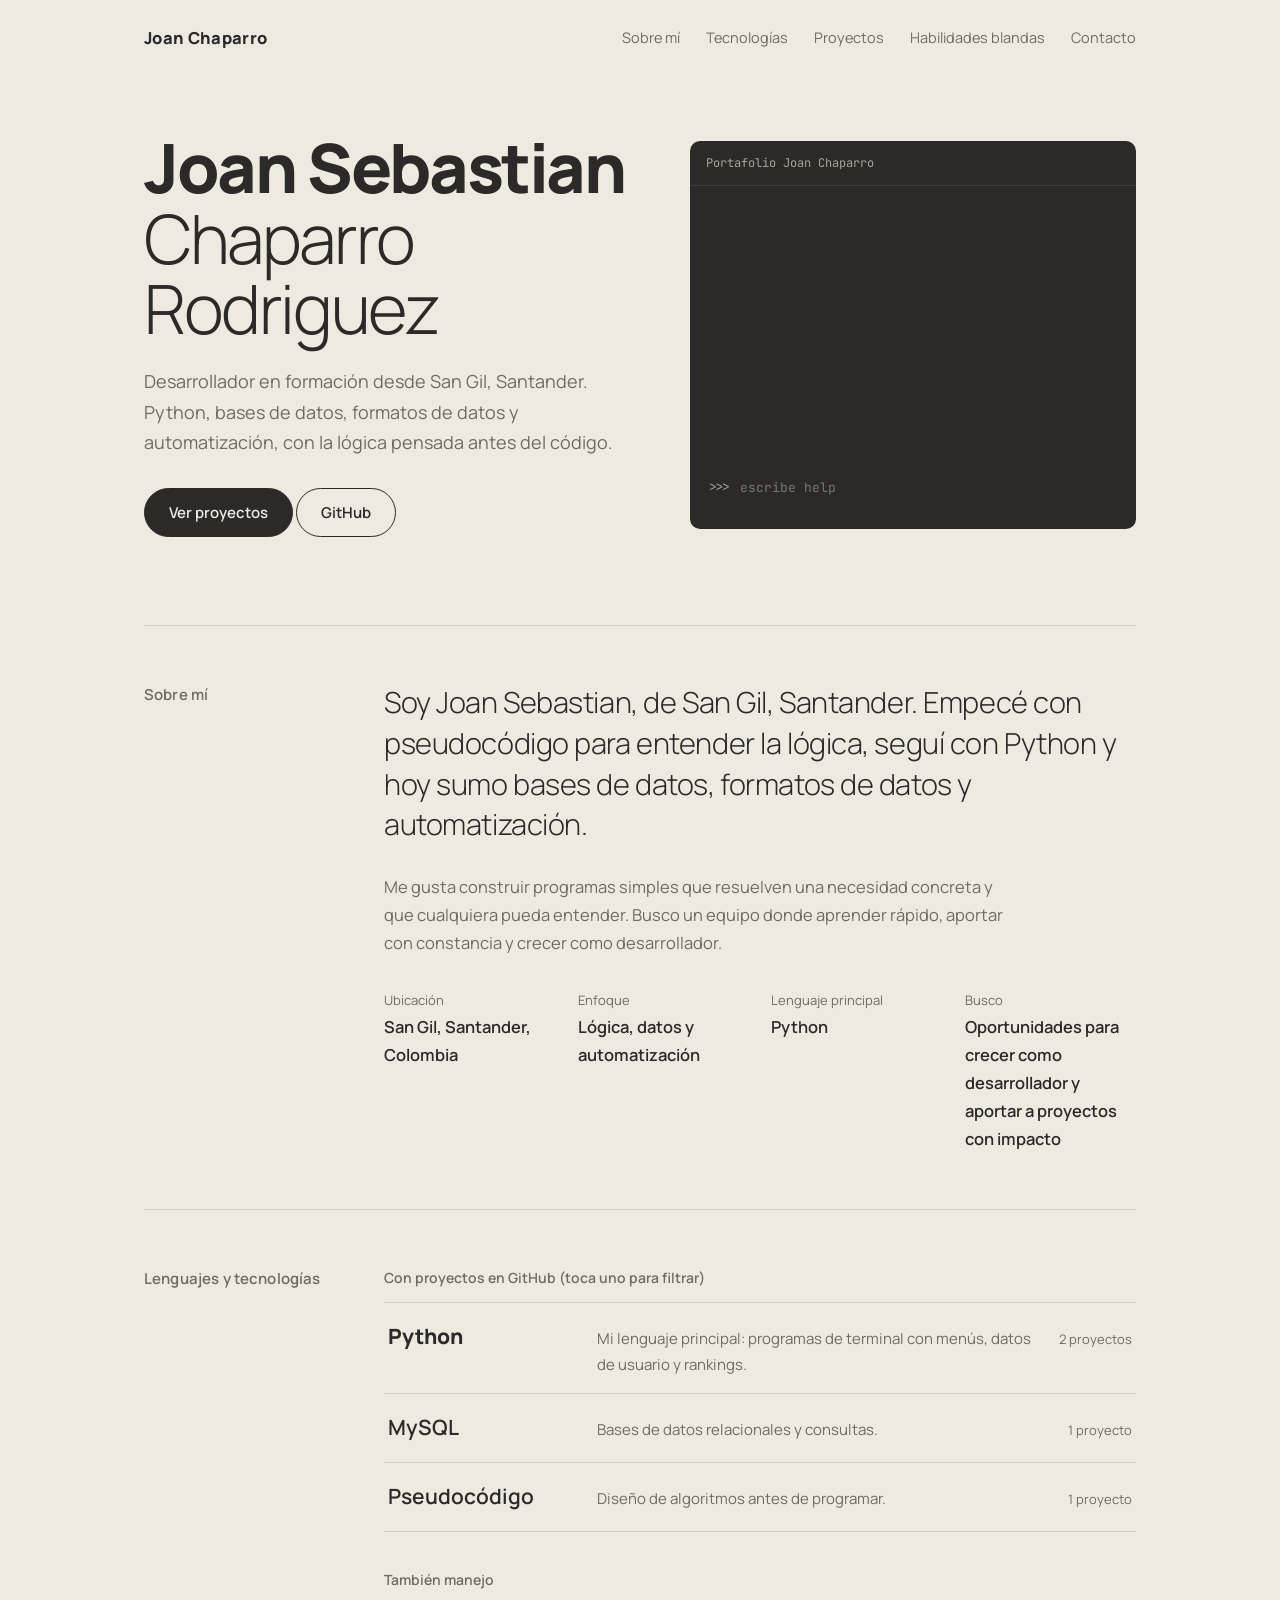
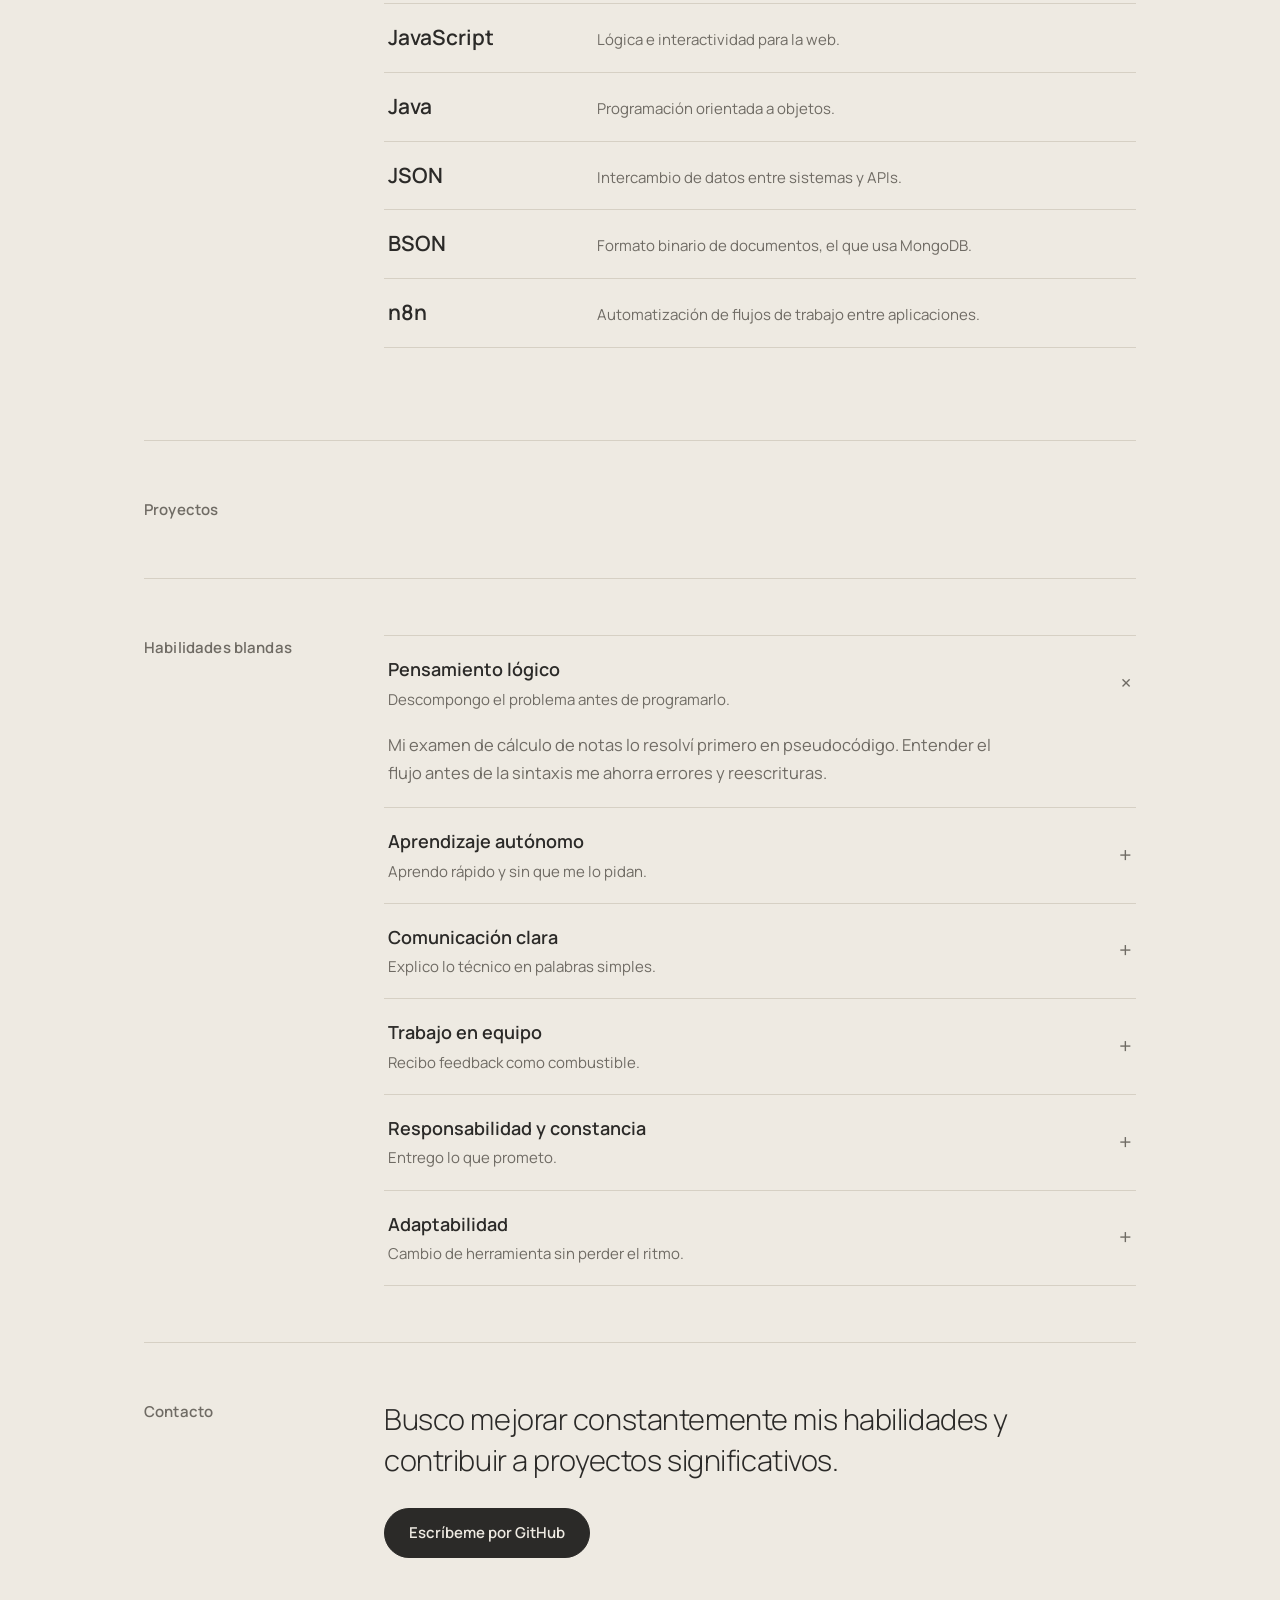
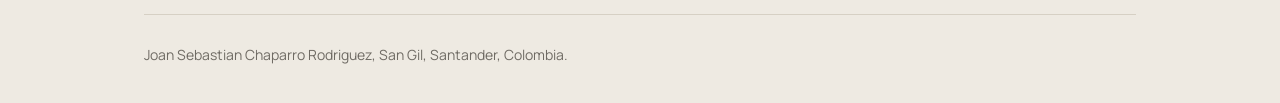
<file: Index.html>
<!doctype html>
<html lang="es">
<head>
<meta charset="utf-8">
<meta name="viewport" content="width=device-width, initial-scale=1, viewport-fit=cover">
<title>Joan Sebastian Chaparro | Portafolio</title>

<!-- Tipografías -->
<link href="https://fonts.googleapis.com/css2?family=Manrope:wght@300;400;600;800&family=JetBrains+Mono:wght@400;600&display=swap" rel="stylesheet">

<!-- Estilos -->
<link rel="stylesheet" href="css/styles.css">
</head>
<body>
<div class="w">

  <!-- ============ NAVEGACIÓN ============ -->
  <nav aria-label="Principal">
    <b>Joan Chaparro</b>
    <a href="#sobre-mi">Sobre mí</a>
    <a href="#lenguajes">Tecnologías</a>
    <a href="#proyectos">Proyectos</a>
    <a href="#blandas">Habilidades blandas</a>
    <a href="#contacto">Contacto</a>
  </nav>

  <!-- ============ PORTADA ============ -->
  <header class="hero">
    <div>
      <h1><strong>Joan Sebastian</strong> Chaparro Rodriguez</h1>
      <p class="lead">Desarrollador en formación desde San Gil, Santander. Python, bases de datos, formatos de datos y automatización, con la lógica pensada antes del código.</p>
      <a class="btn p" href="#proyectos">Ver proyectos</a>
      <a class="btn" href="https://github.com/sebaschaparrorodriguez-ux" target="_blank" rel="noopener">GitHub</a>
    </div>

    <!-- Terminal interactiva: su lógica vive en js/terminal.js -->
    <div class="term" role="region" aria-label="Terminal interactiva">
      <div class="tb">Portafolio Joan Chaparro</div>
      <div id="out" aria-live="polite"></div>
      <label class="in">
        <span class="pr">&gt;&gt;&gt;</span>
        <input id="cmd" autocomplete="off" spellcheck="false" placeholder="escribe help" aria-label="Comando">
      </label>
      <div class="chips" id="chips"></div>
    </div>
  </header>

  <!-- ============ SOBRE MÍ ============ -->
  <section id="sobre-mi">
    <h2>Sobre mí</h2>
    <div>
      <p class="big">Soy Joan Sebastian, de San Gil, Santander. Empecé con pseudocódigo para entender la lógica, seguí con Python y hoy sumo bases de datos, formatos de datos y automatización.</p>
      <p style="color:var(--muted);max-width:38em;margin:0 0 32px">Me gusta construir programas simples que resuelven una necesidad concreta y que cualquiera pueda entender. Busco un equipo donde aprender rápido, aportar con constancia y crecer como desarrollador.</p>
      <dl class="facts">
        <div><dt>Ubicación</dt><dd>San Gil, Santander, Colombia</dd></div>
        <div><dt>Enfoque</dt><dd>Lógica, datos y automatización</dd></div>
        <div><dt>Lenguaje principal</dt><dd>Python</dd></div>
        <div><dt>Busco</dt><dd>Oportunidades para crecer como desarrollador y aportar a proyectos con impacto</dd></div>
      </dl>
    </div>
  </section>

  <!-- ============ LENGUAJES Y TECNOLOGÍAS ============ -->
  <section id="lenguajes">
    <h2>Lenguajes y tecnologías</h2>
    <div>
      <h3 class="g">Con proyectos en GitHub (toca uno para filtrar)</h3>
      <!-- Estos tres botones se marcan como activos desde js/app.js -->
      <div class="rows" id="lp">
        <button class="row main" data-l="Python" aria-pressed="false">
          <b>Python</b><span>Mi lenguaje principal: programas de terminal con menús, datos de usuario y rankings.</span><em>2 proyectos</em>
        </button>
        <button class="row" data-l="MySQL" aria-pressed="false">
          <b>MySQL</b><span>Bases de datos relacionales y consultas.</span><em>1 proyecto</em>
        </button>
        <button class="row" data-l="Pseudocódigo" aria-pressed="false">
          <b>Pseudocódigo</b><span>Diseño de algoritmos antes de programar.</span><em>1 proyecto</em>
        </button>
      </div>

      <h3 class="g">También manejo</h3>
      <div class="rows">
        <div class="row"><b>JavaScript</b><span>Lógica e interactividad para la web.</span></div>
        <div class="row"><b>Java</b><span>Programación orientada a objetos.</span></div>
        <div class="row"><b>JSON</b><span>Intercambio de datos entre sistemas y APIs.</span></div>
        <div class="row"><b>BSON</b><span>Formato binario de documentos, el que usa MongoDB.</span></div>
        <div class="row"><b>n8n</b><span>Automatización de flujos de trabajo entre aplicaciones.</span></div>
      </div>
    </div>
  </section>

  <!-- ============ PROYECTOS ============ -->
  <!-- El contenido de .fl y .grid se genera desde js/app.js usando js/data.js -->
  <section id="proyectos">
    <h2>Proyectos</h2>
    <div>
      <div class="fl" id="fl" role="group" aria-label="Filtrar por lenguaje"></div>
      <div class="grid" id="grid"></div>
    </div>
  </section>

  <!-- ============ HABILIDADES BLANDAS ============ -->
  <section id="blandas">
    <h2>Habilidades blandas</h2>
    <div>
      <details open>
        <summary><span class="t"><b>Pensamiento lógico</b><i>Descompongo el problema antes de programarlo.</i></span></summary>
        <p>Mi examen de cálculo de notas lo resolví primero en pseudocódigo. Entender el flujo antes de la sintaxis me ahorra errores y reescrituras.</p>
      </details>
      <details>
        <summary><span class="t"><b>Aprendizaje autónomo</b><i>Aprendo rápido y sin que me lo pidan.</i></span></summary>
        <p>Pasé de pseudocódigo a Python, bases de datos, formatos de datos y automatización, y cada tema lo practico con algo real.</p>
      </details>
      <details>
        <summary><span class="t"><b>Comunicación clara</b><i>Explico lo técnico en palabras simples.</i></span></summary>
        <p>Busco que cada programa se explique solo: menús ordenados y mensajes que guían a quien lo usa, aunque no sepa programar.</p>
      </details>
      <details>
        <summary><span class="t"><b>Trabajo en equipo</b><i>Recibo feedback como combustible.</i></span></summary>
        <p>Prefiero revisar código con otra persona: dos miradas encuentran errores que una sola no ve, y de cada revisión me llevo algo nuevo.</p>
      </details>
      <details>
        <summary><span class="t"><b>Responsabilidad y constancia</b><i>Entrego lo que prometo.</i></span></summary>
        <p>Llevo cada proyecto hasta que corre de principio a fin y lo subo a GitHub para que cualquiera pueda comprobarlo.</p>
      </details>
      <details>
        <summary><span class="t"><b>Adaptabilidad</b><i>Cambio de herramienta sin perder el ritmo.</i></span></summary>
        <p>Python, SQL, JavaScript, Java o n8n: la lógica es la misma y solo cambia la herramienta. Eso me permite incorporar tecnologías nuevas con rapidez.</p>
      </details>
    </div>
  </section>

  <!-- ============ CONTACTO ============ -->
  <section id="contacto">
    <h2>Contacto</h2>
    <div>
      <p class="big">Busco mejorar constantemente mis habilidades y contribuir a proyectos significativos.</p>
      <a class="btn p" href="https://github.com/sebaschaparrorodriguez-ux" target="_blank" rel="noopener">Escríbeme por GitHub</a>
    </div>
  </section>

  <footer>Joan Sebastian Chaparro Rodriguez, San Gil, Santander, Colombia.</footer>
</div>

<!-- Orden importante: data -> terminal -> app -->
<script src="js/data.js" defer></script>
<script src="js/terminal.js" defer></script>
<script src="js/app.js" defer></script>
</body>
</html>
</file>
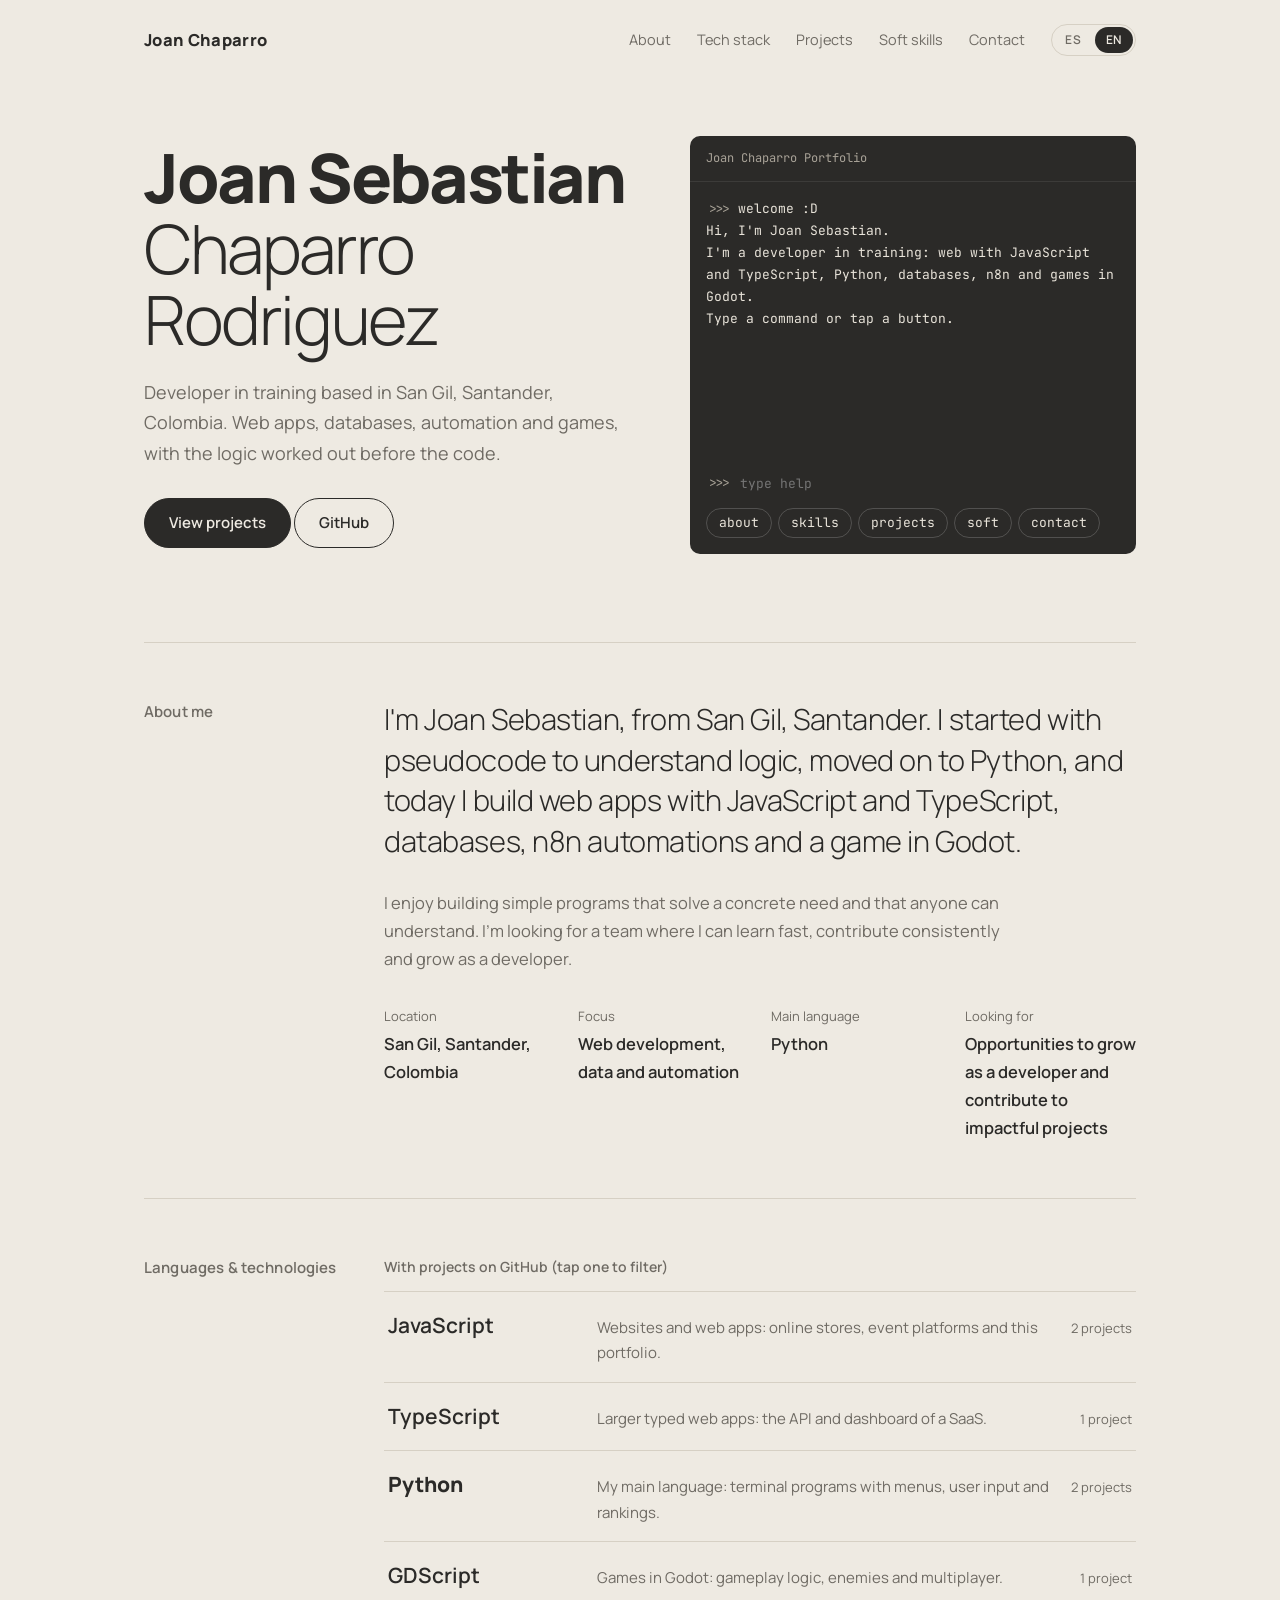
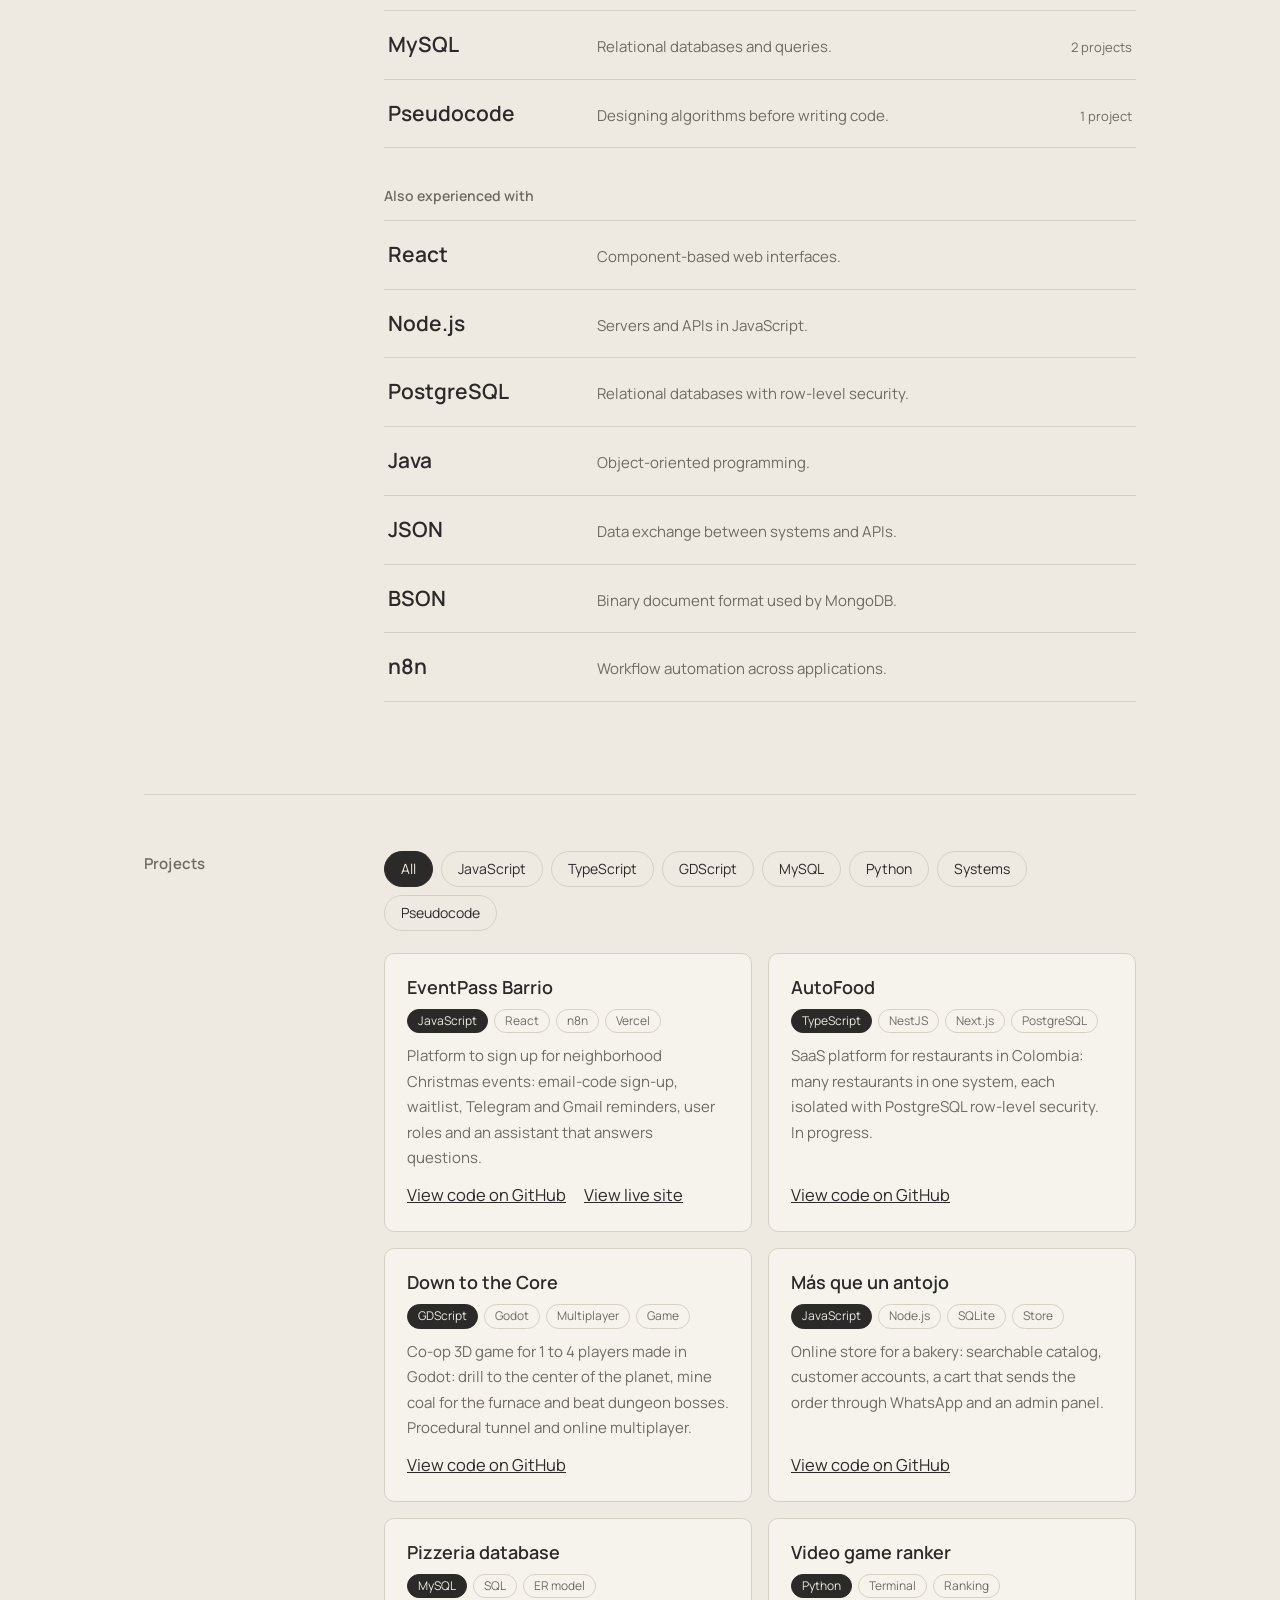
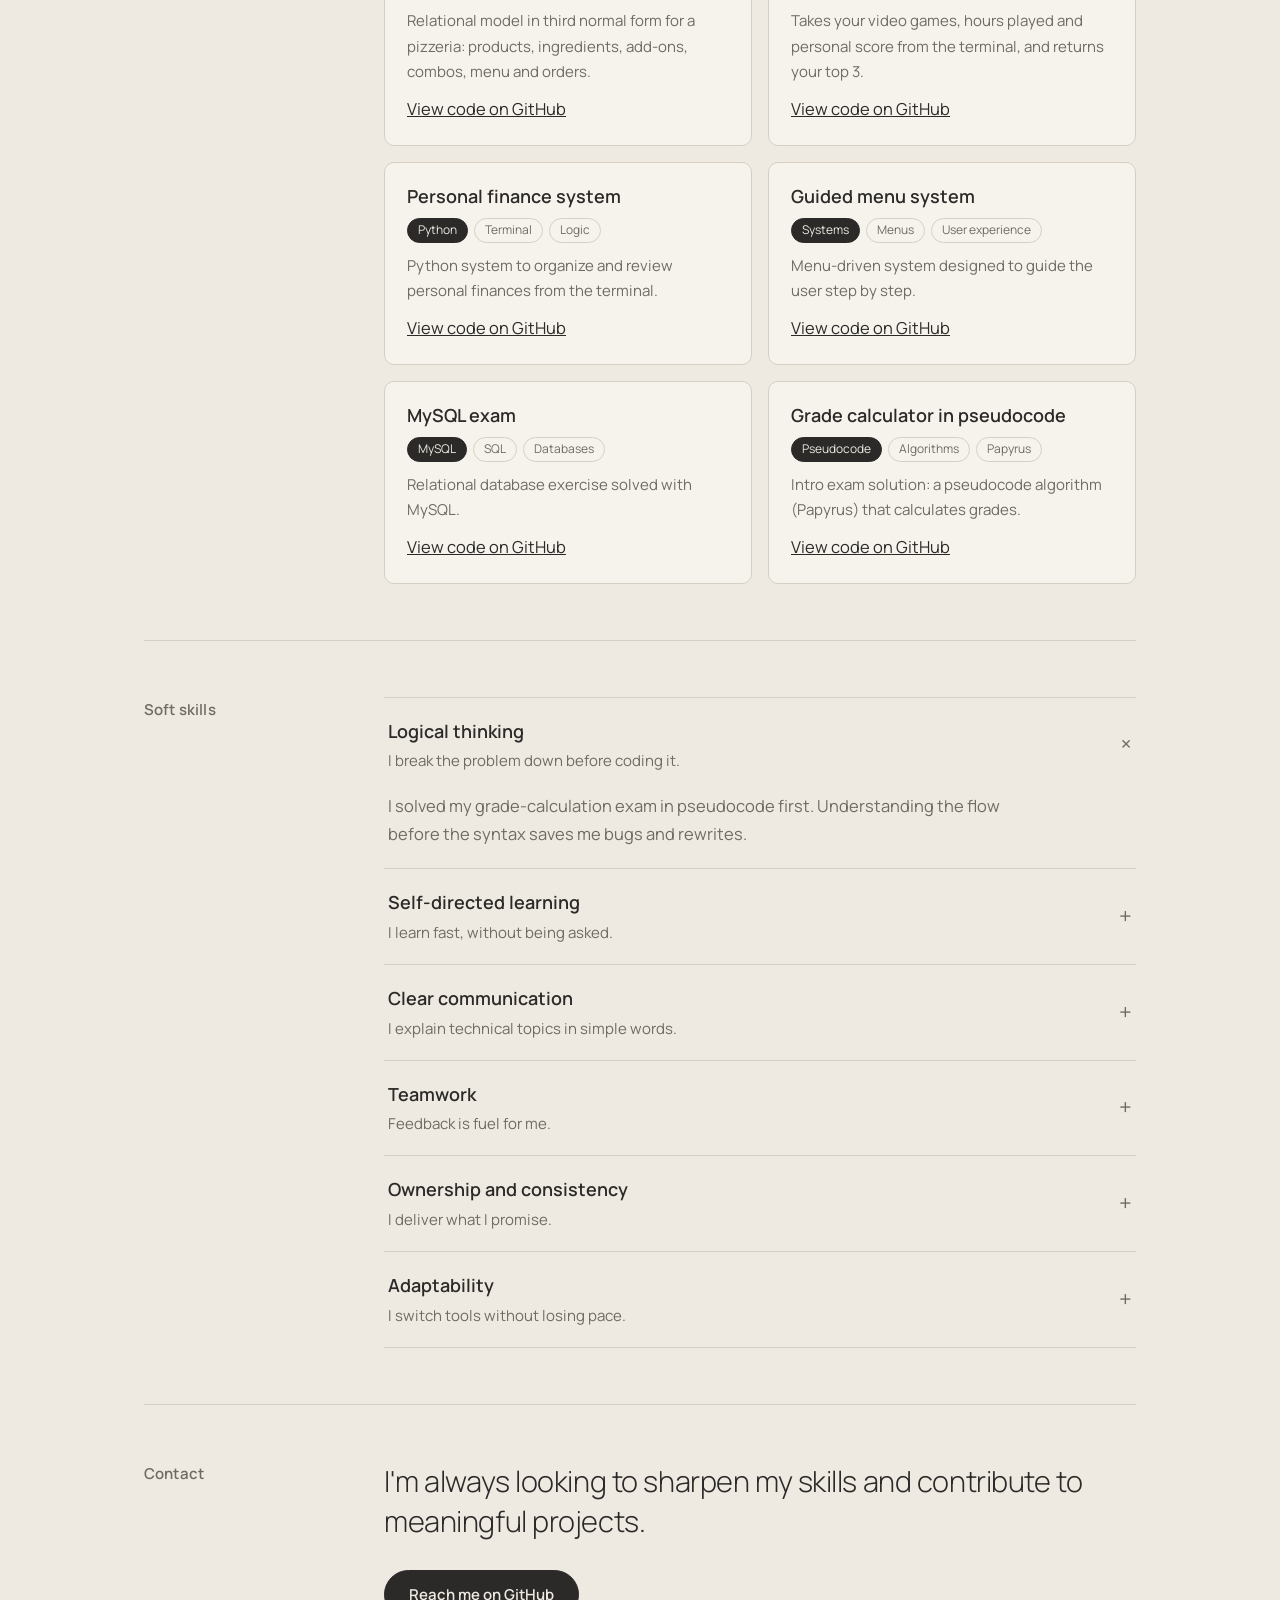
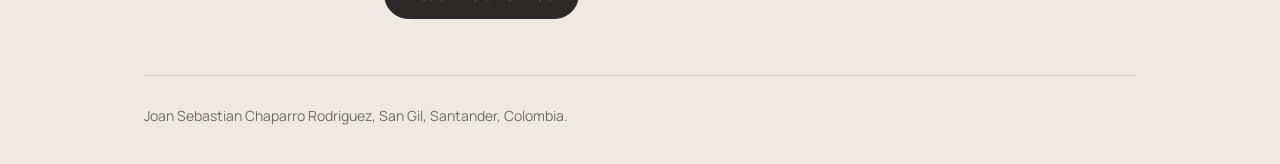
<file: index.html>
<!doctype html>
<html lang="es">
<head>
<meta charset="utf-8">
<meta name="viewport" content="width=device-width, initial-scale=1, viewport-fit=cover">
<!-- Los textos marcados con data-i18n se traducen desde js/translations.js.
     El español queda escrito aquí como respaldo si JavaScript no carga. -->
<title data-i18n="meta.title">Joan Sebastian Chaparro | Portafolio</title>
<meta name="description" data-i18n-attr="content:meta.description" content="Portafolio de Joan Sebastian Chaparro Rodriguez, desarrollador en formación: desarrollo web, bases de datos, automatización y videojuegos.">

<!-- Tipografías -->
<link href="https://fonts.googleapis.com/css2?family=Manrope:wght@300;400;600;800&family=JetBrains+Mono:wght@400;600&display=swap" rel="stylesheet">

<!-- Estilos -->
<link rel="stylesheet" href="css/styles.css">
</head>
<body>
<div class="w">

  <!-- ============ NAVEGACIÓN ============ -->
  <nav aria-label="Principal" data-i18n-attr="aria-label:nav.label">
    <b>Joan Chaparro</b>
    <a href="#sobre-mi" data-i18n="nav.about">Sobre mí</a>
    <a href="#lenguajes" data-i18n="nav.tech">Tecnologías</a>
    <a href="#proyectos" data-i18n="nav.projects">Proyectos</a>
    <a href="#blandas" data-i18n="nav.soft">Habilidades blandas</a>
    <a href="#contacto" data-i18n="nav.contact">Contacto</a>

    <!-- Selector de idioma: la lógica vive en js/i18n.js -->
    <div class="lang" role="group" aria-label="Idioma" data-i18n-attr="aria-label:lang.label">
      <button type="button" data-lang="es" lang="es" title="Español" aria-pressed="true">ES</button>
      <button type="button" data-lang="en" lang="en" title="English" aria-pressed="false">EN</button>
    </div>
  </nav>

  <!-- ============ PORTADA ============ -->
  <header class="hero">
    <div>
      <h1><strong>Joan Sebastian</strong> Chaparro Rodriguez</h1>
      <p class="lead" data-i18n="hero.lead">Desarrollador en formación desde San Gil, Santander. Aplicaciones web, bases de datos, automatización y videojuegos, con la lógica pensada antes del código.</p>
      <a class="btn p" href="#proyectos" data-i18n="hero.cta">Ver proyectos</a>
      <a class="btn" href="https://github.com/sebaschaparrorodriguez-ux" target="_blank" rel="noopener">GitHub</a>
    </div>

    <!-- Terminal interactiva: su lógica vive en js/terminal.js -->
    <div class="term" role="region" aria-label="Terminal interactiva" data-i18n-attr="aria-label:term.label">
      <div class="tb" data-i18n="term.title">Portafolio Joan Chaparro</div>
      <div id="out" aria-live="polite"></div>
      <label class="in">
        <span class="pr">&gt;&gt;&gt;</span>
        <input id="cmd" autocomplete="off" spellcheck="false" placeholder="escribe help" aria-label="Comando"
               data-i18n-attr="placeholder:term.placeholder; aria-label:term.inputLabel">
      </label>
      <div class="chips" id="chips"></div>
    </div>
  </header>

  <!-- ============ SOBRE MÍ ============ -->
  <section id="sobre-mi">
    <h2 data-i18n="about.title">Sobre mí</h2>
    <div>
      <p class="big" data-i18n="about.intro">Soy Joan Sebastian, de San Gil, Santander. Empecé con pseudocódigo para entender la lógica, seguí con Python y hoy construyo aplicaciones web con JavaScript y TypeScript, bases de datos, automatizaciones con n8n y un videojuego en Godot.</p>
      <p style="color:var(--muted);max-width:38em;margin:0 0 32px" data-i18n="about.body">Me gusta construir programas simples que resuelven una necesidad concreta y que cualquiera pueda entender. Busco un equipo donde aprender rápido, aportar con constancia y crecer como desarrollador.</p>
      <dl class="facts">
        <div><dt data-i18n="about.facts.location">Ubicación</dt><dd>San Gil, Santander, Colombia</dd></div>
        <div><dt data-i18n="about.facts.focus">Enfoque</dt><dd data-i18n="about.facts.focusValue">Desarrollo web, datos y automatización</dd></div>
        <div><dt data-i18n="about.facts.mainLang">Lenguaje principal</dt><dd>Python</dd></div>
        <div><dt data-i18n="about.facts.seeking">Busco</dt><dd data-i18n="about.facts.seekingValue">Oportunidades para crecer como desarrollador y aportar a proyectos con impacto</dd></div>
      </dl>
    </div>
  </section>

  <!-- ============ LENGUAJES Y TECNOLOGÍAS ============ -->
  <section id="lenguajes">
    <h2 data-i18n="tech.title">Lenguajes y tecnologías</h2>
    <div>
      <h3 class="g" data-i18n="tech.withProjects">Con proyectos en GitHub (toca uno para filtrar)</h3>
      <!-- Estos botones se marcan como activos desde js/app.js.
           data-l es el id del lenguaje en js/data.js; el contador (em) se calcula solo -->
      <div class="rows" id="lp">
        <button class="row" data-l="javascript" aria-pressed="false">
          <b>JavaScript</b><span data-i18n="tech.desc.javascript">Páginas y aplicaciones web: tiendas, plataformas de eventos y este portafolio.</span><em>2 proyectos</em>
        </button>
        <button class="row" data-l="typescript" aria-pressed="false">
          <b>TypeScript</b><span data-i18n="tech.desc.typescript">Aplicaciones web más grandes con tipos: API y panel de un SaaS.</span><em>1 proyecto</em>
        </button>
        <button class="row main" data-l="python" aria-pressed="false">
          <b>Python</b><span data-i18n="tech.desc.python">Mi lenguaje principal: programas de terminal con menús, datos de usuario y rankings.</span><em>2 proyectos</em>
        </button>
        <button class="row" data-l="gdscript" aria-pressed="false">
          <b>GDScript</b><span data-i18n="tech.desc.gdscript">Videojuegos en Godot: lógica de juego, enemigos y multijugador.</span><em>1 proyecto</em>
        </button>
        <button class="row" data-l="mysql" aria-pressed="false">
          <b>MySQL</b><span data-i18n="tech.desc.mysql">Bases de datos relacionales y consultas.</span><em>2 proyectos</em>
        </button>
        <button class="row" data-l="pseudocode" aria-pressed="false">
          <b data-i18n="techName.pseudocode">Pseudocódigo</b><span data-i18n="tech.desc.pseudocode">Diseño de algoritmos antes de programar.</span><em>1 proyecto</em>
        </button>
      </div>

      <h3 class="g" data-i18n="tech.alsoKnow">También manejo</h3>
      <div class="rows">
        <div class="row"><b>React</b><span data-i18n="tech.desc.react">Interfaces web por componentes.</span></div>
        <div class="row"><b>Node.js</b><span data-i18n="tech.desc.node">Servidores y API en JavaScript.</span></div>
        <div class="row"><b>PostgreSQL</b><span data-i18n="tech.desc.postgresql">Bases de datos relacionales con seguridad por fila.</span></div>
        <div class="row"><b>Java</b><span data-i18n="tech.desc.java">Programación orientada a objetos.</span></div>
        <div class="row"><b>JSON</b><span data-i18n="tech.desc.json">Intercambio de datos entre sistemas y APIs.</span></div>
        <div class="row"><b>BSON</b><span data-i18n="tech.desc.bson">Formato binario de documentos, el que usa MongoDB.</span></div>
        <div class="row"><b>n8n</b><span data-i18n="tech.desc.n8n">Automatización de flujos de trabajo entre aplicaciones.</span></div>
      </div>
    </div>
  </section>

  <!-- ============ PROYECTOS ============ -->
  <!-- El contenido de .fl y .grid se genera desde js/app.js usando js/data.js -->
  <section id="proyectos">
    <h2 data-i18n="projects.title">Proyectos</h2>
    <div>
      <div class="fl" id="fl" role="group" aria-label="Filtrar por lenguaje" data-i18n-attr="aria-label:projects.filterLabel"></div>
      <div class="grid" id="grid"></div>
    </div>
  </section>

  <!-- ============ HABILIDADES BLANDAS ============ -->
  <section id="blandas">
    <h2 data-i18n="soft.title">Habilidades blandas</h2>
    <div>
      <details open>
        <summary><span class="t"><b data-i18n="soft.logic.name">Pensamiento lógico</b><i data-i18n="soft.logic.summary">Descompongo el problema antes de programarlo.</i></span></summary>
        <p data-i18n="soft.logic.detail">Mi examen de cálculo de notas lo resolví primero en pseudocódigo. Entender el flujo antes de la sintaxis me ahorra errores y reescrituras.</p>
      </details>
      <details>
        <summary><span class="t"><b data-i18n="soft.learning.name">Aprendizaje autónomo</b><i data-i18n="soft.learning.summary">Aprendo rápido y sin que me lo pidan.</i></span></summary>
        <p data-i18n="soft.learning.detail">Pasé de pseudocódigo a Python, bases de datos, formatos de datos y automatización, y cada tema lo practico con algo real.</p>
      </details>
      <details>
        <summary><span class="t"><b data-i18n="soft.communication.name">Comunicación clara</b><i data-i18n="soft.communication.summary">Explico lo técnico en palabras simples.</i></span></summary>
        <p data-i18n="soft.communication.detail">Busco que cada programa se explique solo: menús ordenados y mensajes que guían a quien lo usa, aunque no sepa programar.</p>
      </details>
      <details>
        <summary><span class="t"><b data-i18n="soft.teamwork.name">Trabajo en equipo</b><i data-i18n="soft.teamwork.summary">Recibo feedback como combustible.</i></span></summary>
        <p data-i18n="soft.teamwork.detail">Prefiero revisar código con otra persona: dos miradas encuentran errores que una sola no ve, y de cada revisión me llevo algo nuevo.</p>
      </details>
      <details>
        <summary><span class="t"><b data-i18n="soft.ownership.name">Responsabilidad y constancia</b><i data-i18n="soft.ownership.summary">Entrego lo que prometo.</i></span></summary>
        <p data-i18n="soft.ownership.detail">Llevo cada proyecto hasta que corre de principio a fin y lo subo a GitHub para que cualquiera pueda comprobarlo.</p>
      </details>
      <details>
        <summary><span class="t"><b data-i18n="soft.adaptability.name">Adaptabilidad</b><i data-i18n="soft.adaptability.summary">Cambio de herramienta sin perder el ritmo.</i></span></summary>
        <p data-i18n="soft.adaptability.detail">Python, SQL, JavaScript, Java o n8n: la lógica es la misma y solo cambia la herramienta. Eso me permite incorporar tecnologías nuevas con rapidez.</p>
      </details>
    </div>
  </section>

  <!-- ============ CONTACTO ============ -->
  <section id="contacto">
    <h2 data-i18n="contact.title">Contacto</h2>
    <div>
      <p class="big" data-i18n="contact.lead">Busco mejorar constantemente mis habilidades y contribuir a proyectos significativos.</p>
      <a class="btn p" href="https://github.com/sebaschaparrorodriguez-ux" target="_blank" rel="noopener" data-i18n="contact.cta">Escríbeme por GitHub</a>
    </div>
  </section>

  <footer>Joan Sebastian Chaparro Rodriguez, San Gil, Santander, Colombia.</footer>
</div>

<!-- Orden importante: translations -> i18n -> data -> terminal -> app -->
<script src="js/translations.js" defer></script>
<script src="js/i18n.js" defer></script>
<script src="js/data.js" defer></script>
<script src="js/terminal.js" defer></script>
<script src="js/app.js" defer></script>
</body>
</html>
</file>
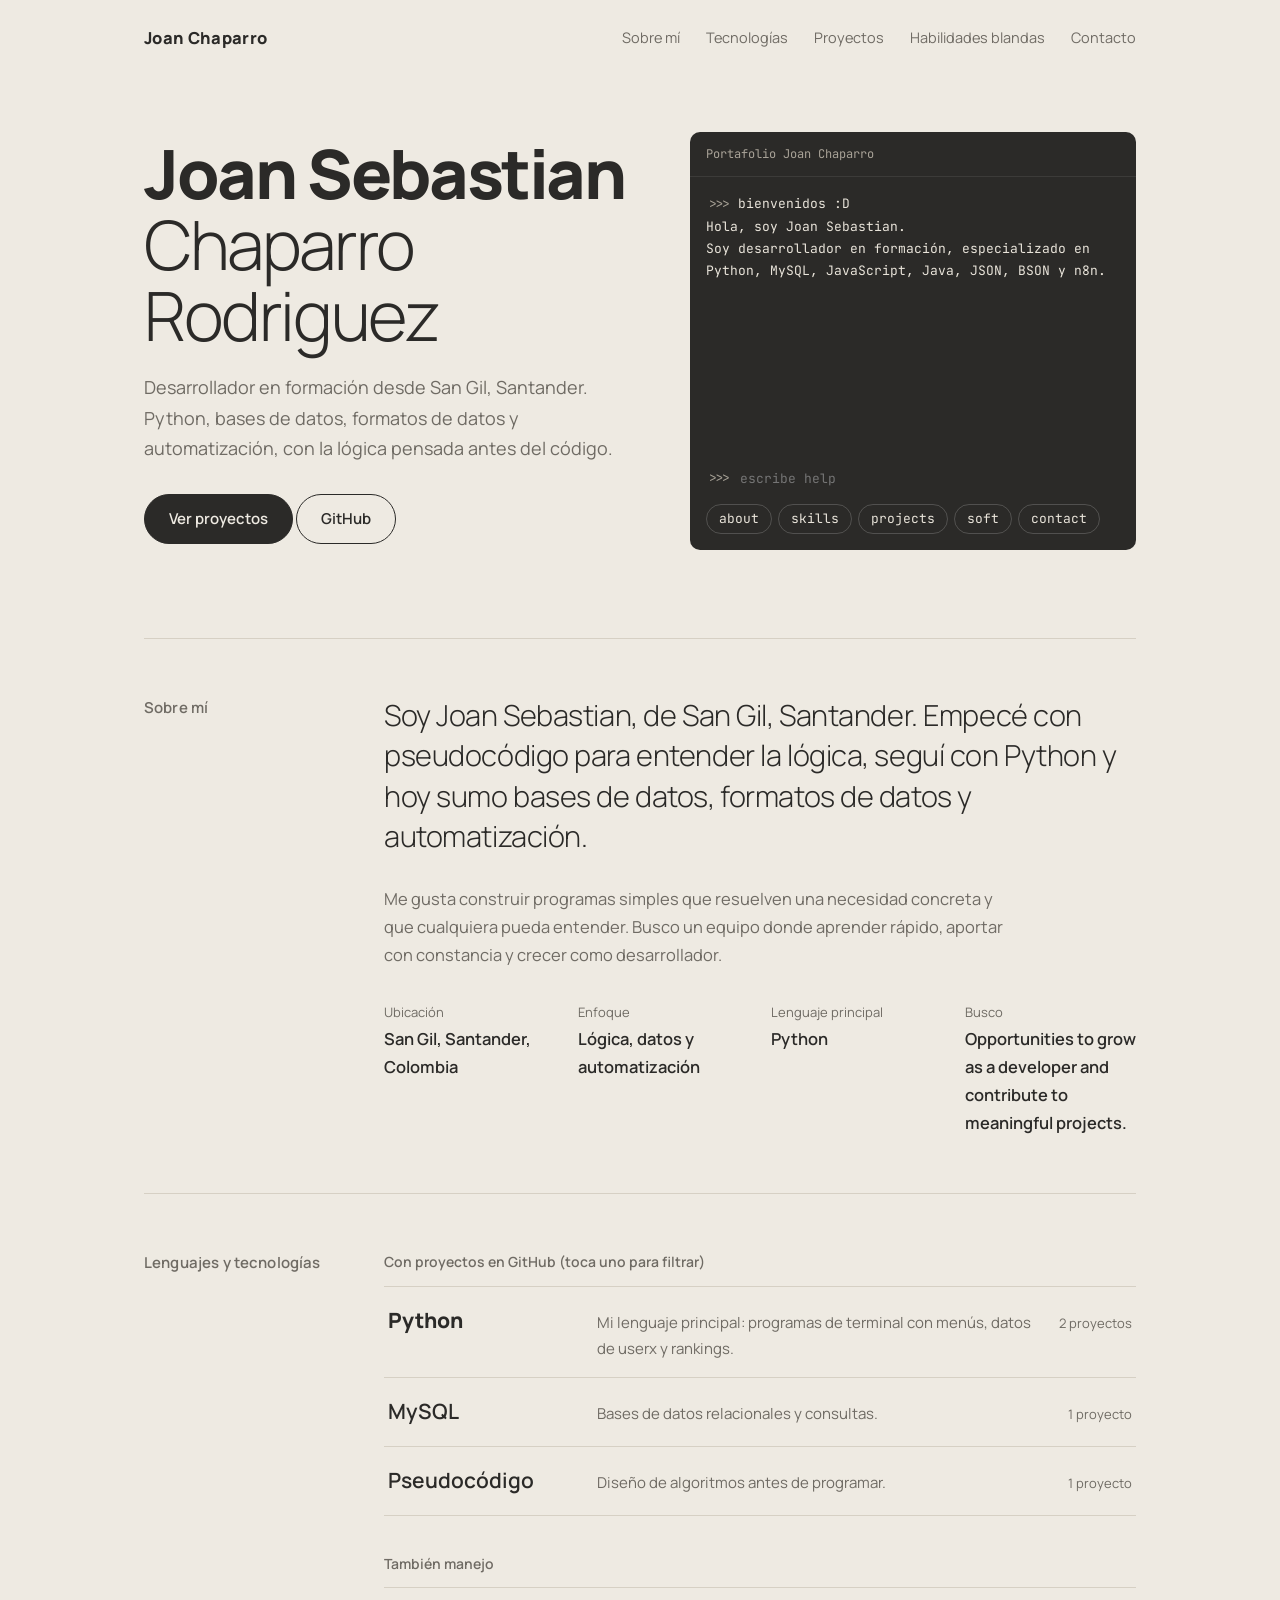
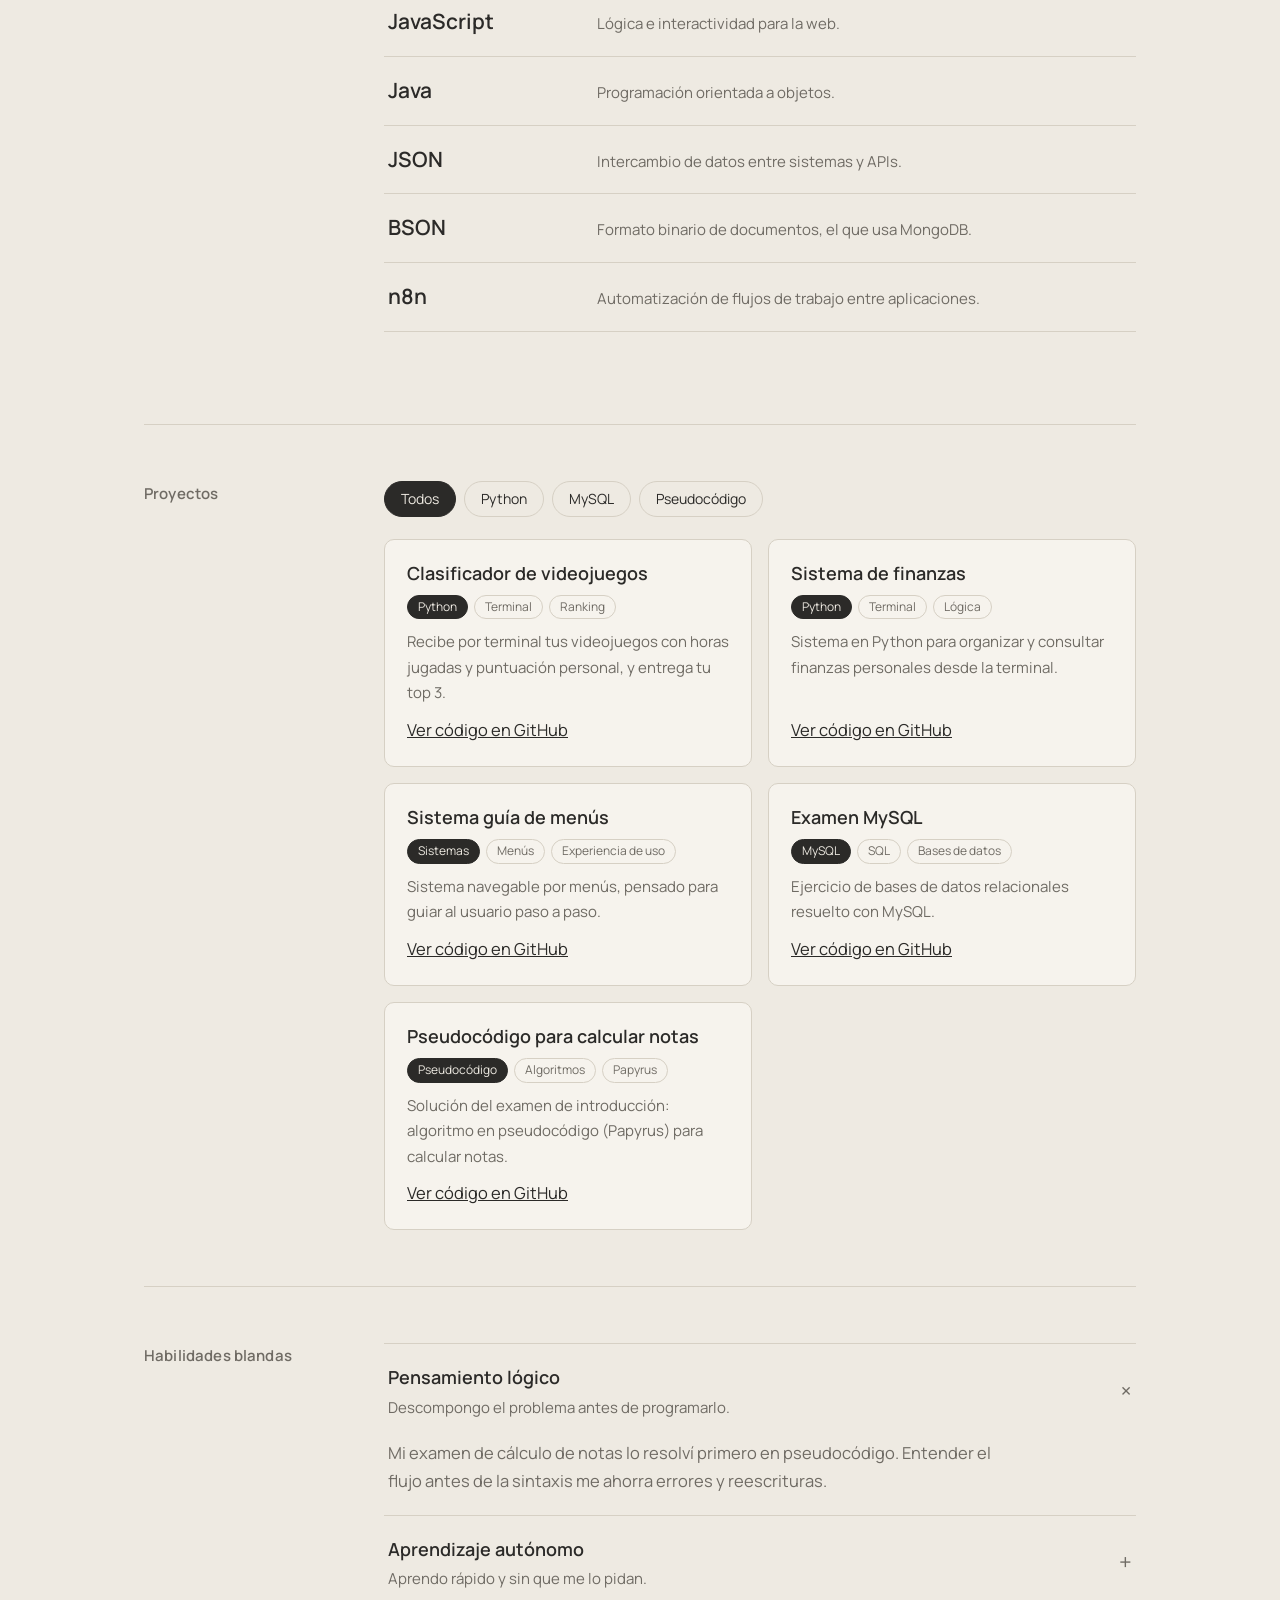
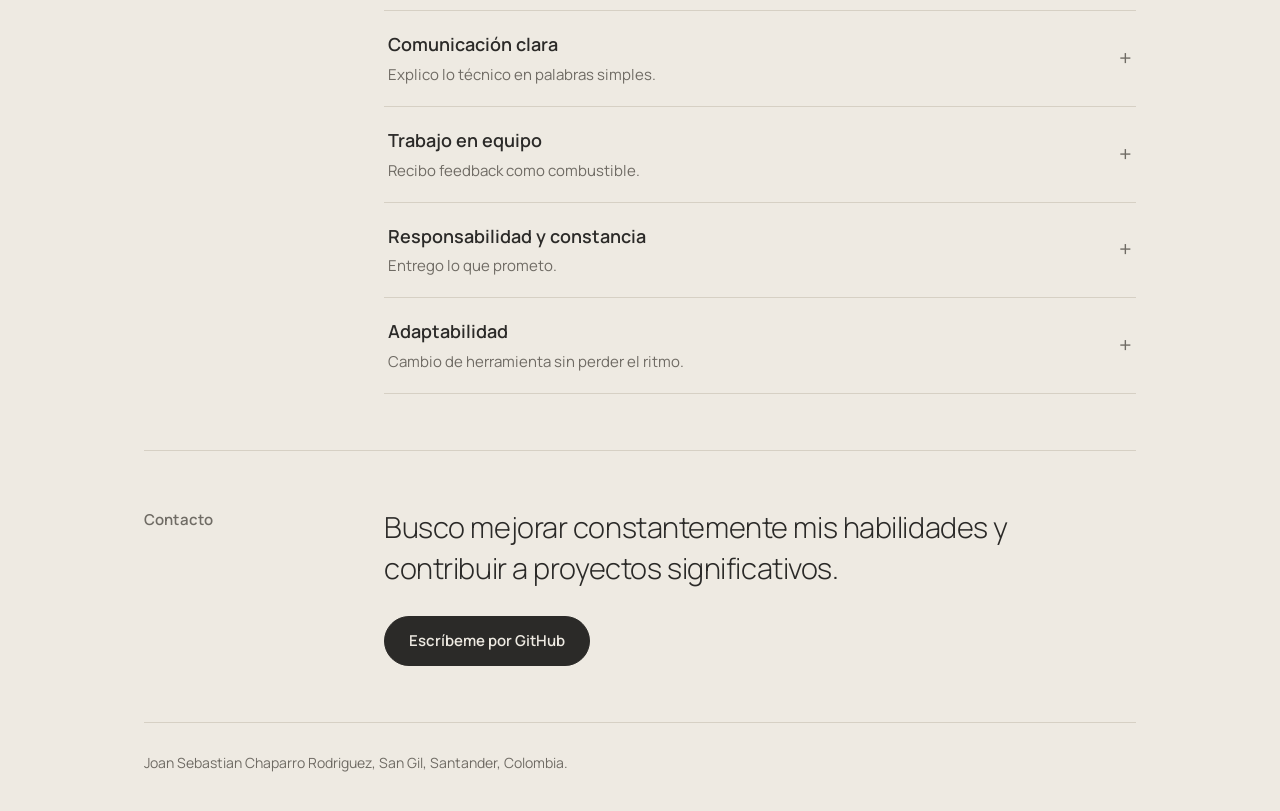
<file: portafolio-beige.html>
<!doctype html>
<html lang="es">
<head>
<meta charset="utf-8">
<meta name="viewport" content="width=device-width, initial-scale=1, viewport-fit=cover">
<title>Joan Sebastian Chaparro | Portafolio</title>
<link href="https://fonts.googleapis.com/css2?family=Manrope:wght@300;400;600;800&family=JetBrains+Mono:wght@400;600&display=swap" rel="stylesheet">
<style>
/* Paleta: cambia estos valores para moldear todo el diseño */
:root{--bg:#EEEAE2;--card:#F6F3ED;--ink:#2B2A28;--muted:#6F6B64;--line:#D6D0C4;--accent:#2B2A28;--tbg:#2B2A28;--tink:#E9E4DA;--tsoft:#A9A398;
box-sizing:border-box;padding-top:env(safe-area-inset-top,0px);padding-bottom:env(safe-area-inset-bottom,0px)}
@media(prefers-color-scheme:dark){:root:not([data-theme="light"]){--bg:#1D1C1A;--card:#252421;--ink:#ECE8E1;--muted:#A29D94;--line:#37352F;--accent:#ECE8E1;--tbg:#141311}}
:root[data-theme="dark"]{--bg:#1D1C1A;--card:#252421;--ink:#ECE8E1;--muted:#A29D94;--line:#37352F;--accent:#ECE8E1;--tbg:#141311}
html{scroll-behavior:smooth;scroll-padding-top:env(safe-area-inset-top,0px)}
*{box-sizing:border-box}
body{margin:0;background:var(--bg);color:var(--ink);font-family:'Manrope',system-ui,sans-serif;line-height:1.7;font-size:16.5px;font-weight:400}
a{color:var(--ink)}
.w{max-width:1040px;margin:0 auto;padding:0 24px}
nav{display:flex;gap:26px;align-items:center;padding:24px 0;flex-wrap:wrap}
nav b{margin-right:auto;font-weight:800;letter-spacing:.02em}
nav a{text-decoration:none;color:var(--muted);font-size:14.5px}
nav a:hover{color:var(--ink)}
:focus-visible{outline:2px solid var(--ink);outline-offset:3px}
.hero{display:grid;grid-template-columns:1.1fr 1fr;gap:56px;align-items:center;padding:56px 0 88px}
h1{font-size:clamp(38px,5.6vw,68px);line-height:1.04;margin:0 0 22px;font-weight:300;letter-spacing:-.035em}
h1 strong{font-weight:800}
.lead{color:var(--muted);font-size:18px;max-width:29em;margin:0 0 30px}
.btn{display:inline-block;padding:11px 24px;border-radius:99px;font-size:15px;font-weight:600;text-decoration:none;border:1px solid var(--ink);color:var(--ink);transition:background .2s,color .2s}
.btn.p{background:var(--accent);color:var(--bg)}
.btn:hover{background:var(--ink);color:var(--bg)}
.term{background:var(--tbg);color:var(--tink);border-radius:10px;font-family:'JetBrains Mono',ui-monospace,monospace;font-size:13px}
.tb{padding:12px 16px;color:var(--tsoft);font-size:12px;border-bottom:1px solid rgba(255,255,255,.08)}
#out{height:290px;overflow-y:auto;padding:16px;white-space:pre-wrap;word-break:break-word}
#out a{color:var(--tink)}
.pr{color:var(--tsoft)}.dim{color:var(--tsoft)}
.in{display:flex;gap:8px;padding:0 16px 12px}
.in input{flex:1;background:transparent;border:0;color:inherit;font:inherit;outline:0;min-width:0}
.chips{display:flex;flex-wrap:wrap;gap:6px;padding:0 16px 16px}
.chips button{font:inherit;background:transparent;color:var(--tink);border:1px solid rgba(255,255,255,.18);border-radius:99px;padding:3px 12px;cursor:pointer}
.chips button:hover{background:var(--tink);color:var(--tbg)}
section{display:grid;grid-template-columns:200px 1fr;gap:40px;padding:56px 0;border-top:1px solid var(--line)}
h2{font-size:15px;font-weight:600;margin:0;color:var(--muted);letter-spacing:.01em}
.big{font-size:clamp(22px,2.6vw,29px);line-height:1.4;font-weight:300;margin:0 0 28px;letter-spacing:-.015em}
.facts{display:grid;grid-template-columns:repeat(auto-fit,minmax(170px,1fr));gap:22px;margin:0}
.facts dt{font-size:13px;color:var(--muted)}.facts dd{margin:2px 0 0;font-weight:600}
h3.g{font-size:14px;font-weight:600;color:var(--muted);margin:0 0 12px}
.rows{border-top:1px solid var(--line);margin-bottom:36px}
.row{display:flex;justify-content:space-between;gap:20px;align-items:baseline;width:100%;text-align:left;font:inherit;color:inherit;background:none;border:0;border-bottom:1px solid var(--line);padding:16px 4px}
button.row{cursor:pointer;transition:padding .2s,background .2s}
button.row:hover,button.row[aria-pressed=true]{background:var(--card);padding-left:16px}
.row b{font-size:21px;font-weight:600;min-width:9em}
.row.main b{font-weight:800}
.row span{color:var(--muted);font-size:15px;flex:1}
.row em{font-style:normal;font-size:13px;color:var(--muted);white-space:nowrap}
.fl{display:flex;flex-wrap:wrap;gap:8px;margin:0 0 22px}
.fl button{font:inherit;font-size:14px;padding:5px 16px;border-radius:99px;border:1px solid var(--line);background:transparent;color:var(--ink);cursor:pointer}
.fl button[aria-pressed=true]{background:var(--ink);border-color:var(--ink);color:var(--bg)}
.grid{display:grid;grid-template-columns:repeat(auto-fill,minmax(250px,1fr));gap:16px}
.pj{background:var(--card);border:1px solid var(--line);border-radius:10px;padding:22px;display:flex;flex-direction:column;gap:10px}
.pj h3{margin:0;font-size:18px;font-weight:600;line-height:1.3}.pj p{margin:0;color:var(--muted);font-size:15px;flex:1}
.tg{display:flex;flex-wrap:wrap;gap:6px}.tg span{font-size:12px;color:var(--muted);border:1px solid var(--line);padding:1px 10px;border-radius:99px}
.tg .l{background:var(--ink);border-color:var(--ink);color:var(--bg)}
details{border-bottom:1px solid var(--line)}
details:first-of-type{border-top:1px solid var(--line)}
summary{cursor:pointer;padding:18px 4px;list-style:none;display:flex;justify-content:space-between;align-items:center;gap:16px}
summary::-webkit-details-marker{display:none}
summary::after{content:'+';font-size:22px;color:var(--muted);transition:transform .25s}
details[open] summary::after{transform:rotate(45deg)}
.t b{display:block;font-size:18px;font-weight:600}.t i{font-style:normal;color:var(--muted);font-size:15px}
details p{margin:0 0 20px;padding:0 4px;color:var(--muted);max-width:38em}
footer{padding:28px 0 36px;color:var(--muted);font-size:14px;border-top:1px solid var(--line)}
@media(max-width:860px){.hero{grid-template-columns:1fr;gap:40px}section{grid-template-columns:1fr;gap:18px}.row{flex-wrap:wrap;gap:4px}.row b{min-width:0;width:100%}}
@media(prefers-reduced-motion:reduce){*{transition:none!important;scroll-behavior:auto!important}}
</style>
</head>
<body>
<div class="w">
<nav aria-label="Principal"><b>Joan Chaparro</b><a href="#sobre-mi">Sobre mí</a><a href="#lenguajes">Tecnologías</a><a href="#proyectos">Proyectos</a><a href="#blandas">Habilidades blandas</a><a href="#contacto">Contacto</a></nav>

<header class="hero">
<div>
<h1><strong>Joan Sebastian</strong> Chaparro Rodriguez</h1>
<p class="lead">Desarrollador en formación desde San Gil, Santander. Python, bases de datos, formatos de datos y automatización, con la lógica pensada antes del código.</p>
<a class="btn p" href="#proyectos">Ver proyectos</a> <a class="btn" href="https://github.com/sebaschaparrorodriguez-ux" target="_blank" rel="noopener">GitHub</a>
</div>
<div class="term" role="region" aria-label="Terminal interactiva">
<div class="tb">Portafolio Joan Chaparro</div>
<div id="out" aria-live="polite"></div>
<label class="in"><span class="pr">&gt;&gt;&gt;</span><input id="cmd" autocomplete="off" spellcheck="false" placeholder="escribe help" aria-label="Comando"></label>
<div class="chips" id="chips"></div>
</div>
</header>

<section id="sobre-mi">
<h2>Sobre mí</h2>
<div>
<p class="big">Soy Joan Sebastian, de San Gil, Santander. Empecé con pseudocódigo para entender la lógica, seguí con Python y hoy sumo bases de datos, formatos de datos y automatización.</p>
<p style="color:var(--muted);max-width:38em;margin:0 0 32px">Me gusta construir programas simples que resuelven una necesidad concreta y que cualquiera pueda entender. Busco un equipo donde aprender rápido, aportar con constancia y crecer como desarrollador.</p>
<dl class="facts">
<div><dt>Ubicación</dt><dd>San Gil, Santander, Colombia</dd></div>
<div><dt>Enfoque</dt><dd>Lógica, datos y automatización</dd></div>
<div><dt>Lenguaje principal</dt><dd>Python</dd></div>
<div><dt>Busco</dt><dd>Opportunities to grow as a developer and contribute to meaningful projects.</dd></div>
</dl>
</div>
</section>

<section id="lenguajes">
<h2>Lenguajes y tecnologías</h2>
<div>
<h3 class="g">Con proyectos en GitHub (toca uno para filtrar)</h3>
<div class="rows" id="lp">
<button class="row main" data-l="Python" aria-pressed="false"><b>Python</b><span>Mi lenguaje principal: programas de terminal con menús, datos de userx y rankings.</span><em>2 proyectos</em></button>
<button class="row" data-l="MySQL" aria-pressed="false"><b>MySQL</b><span>Bases de datos relacionales y consultas.</span><em>1 proyecto</em></button>
<button class="row" data-l="Pseudocódigo" aria-pressed="false"><b>Pseudocódigo</b><span>Diseño de algoritmos antes de programar.</span><em>1 proyecto</em></button>
</div>
<h3 class="g">También manejo</h3>
<div class="rows">
<div class="row"><b>JavaScript</b><span>Lógica e interactividad para la web.</span></div>
<div class="row"><b>Java</b><span>Programación orientada a objetos.</span></div>
<div class="row"><b>JSON</b><span>Intercambio de datos entre sistemas y APIs.</span></div>
<div class="row"><b>BSON</b><span>Formato binario de documentos, el que usa MongoDB.</span></div>
<div class="row"><b>n8n</b><span>Automatización de flujos de trabajo entre aplicaciones.</span></div>
</div>
</div>
</section>

<section id="proyectos">
<h2>Proyectos</h2>
<div>
<div class="fl" id="fl" role="group" aria-label="Filtrar por lenguaje"></div>
<div class="grid" id="grid"></div>
</div>
</section>

<section id="blandas">
<h2>Habilidades blandas</h2>
<div>
<details open><summary><span class="t"><b>Pensamiento lógico</b><i>Descompongo el problema antes de programarlo.</i></span></summary><p>Mi examen de cálculo de notas lo resolví primero en pseudocódigo. Entender el flujo antes de la sintaxis me ahorra errores y reescrituras.</p></details>
<details><summary><span class="t"><b>Aprendizaje autónomo</b><i>Aprendo rápido y sin que me lo pidan.</i></span></summary><p>Pasé de pseudocódigo a Python, bases de datos, formatos de datos y automatización, y cada tema lo practico con algo real.</p></details>
<details><summary><span class="t"><b>Comunicación clara</b><i>Explico lo técnico en palabras simples.</i></span></summary><p>Busco que cada programa se explique solo: menús ordenados y mensajes que guían a quien lo usa, aunque no sepa programar.</p></details>
<details><summary><span class="t"><b>Trabajo en equipo</b><i>Recibo feedback como combustible.</i></span></summary><p>Prefiero revisar código con otra persona: dos miradas encuentran errores que una sola no ve, y de cada revisión me llevo algo nuevo.</p></details>
<details><summary><span class="t"><b>Responsabilidad y constancia</b><i>Entrego lo que prometo.</i></span></summary><p>Llevo cada proyecto hasta que corre de principio a fin y lo subo a GitHub para que cualquiera pueda comprobarlo.</p></details>
<details><summary><span class="t"><b>Adaptabilidad</b><i>Cambio de herramienta sin perder el ritmo.</i></span></summary><p>Python, SQL, JavaScript, Java o n8n: la lógica es la misma y solo cambia la herramienta. Eso me permite incorporar tecnologías nuevas con rapidez.</p></details>
</div>
</section>

<section id="contacto">
<h2>Contacto</h2>
<div>
<p class="big">Busco mejorar constantemente mis habilidades y contribuir a proyectos significativos.</p>
<a class="btn p" href="https://github.com/sebaschaparrorodriguez-ux" target="_blank" rel="noopener">Escríbeme por GitHub</a>
</div>
</section>
<footer>Joan Sebastian Chaparro Rodriguez, San Gil, Santander, Colombia.</footer>
</div>

<script>
const G='https://github.com/sebaschaparrorodriguez-ux/';
/* Para agregar un proyecto, copia una línea y cambia los datos */
const P=[
{n:'Clasificador de videojuegos',l:'Python',r:'Clasificador-de-videojuegos',d:'Recibe por terminal tus videojuegos con horas jugadas y puntuación personal, y entrega tu top 3.',t:['Terminal','Ranking']},
{n:'Sistema de finanzas',l:'Python',r:'Sistema-de-Finanzas',d:'Sistema en Python para organizar y consultar finanzas personales desde la terminal.',t:['Terminal','Lógica']},
{n:'Sistema guía de menús',l:'Sistemas',r:'SistemaGuiaDeMenus',d:'Sistema navegable por menús, pensado para guiar al usuario paso a paso.',t:['Menús','Experiencia de uso']},
{n:'Examen MySQL',l:'MySQL',r:'Examen-MySql',d:'Ejercicio de bases de datos relacionales resuelto con MySQL.',t:['SQL','Bases de datos']},
{n:'Pseudocódigo para calcular notas',l:'Pseudocódigo',r:'Examen-Introduccion-Joan-Sebastian-Chaparro-Rodriguez',d:'Solución del examen de introducción: algoritmo en pseudocódigo (Papyrus) para calcular notas.',t:['Algoritmos','Papyrus']}
];
let f='Todos';
const esc=s=>s.replace(/[&<>]/g,c=>({'&':'&amp;','<':'&lt;','>':'&gt;'}[c]));
function draw(){
 document.getElementById('fl').innerHTML=['Todos','Python','MySQL','Pseudocódigo'].map(x=>`<button aria-pressed="${x===f}" data-f="${x}">${x}</button>`).join('');
 document.getElementById('grid').innerHTML=P.filter(p=>f==='Todos'||p.l===f).map(p=>`<article class="pj"><h3>${p.n}</h3><div class="tg"><span class="l">${p.l}</span>${p.t.map(t=>`<span>${t}</span>`).join('')}</div><p>${p.d}</p><a href="${G}${p.r}" target="_blank" rel="noopener">Ver código en GitHub</a></article>`).join('');
 document.querySelectorAll('#lp .row').forEach(b=>b.setAttribute('aria-pressed',b.dataset.l===f));
}
document.getElementById('fl').onclick=e=>{const b=e.target.closest('button');if(b){f=b.dataset.f;draw()}};
document.getElementById('lp').onclick=e=>{const b=e.target.closest('.row');if(b){f=b.dataset.l;draw();document.getElementById('proyectos').scrollIntoView()}};
draw();

/* Terminal */
const out=document.getElementById('out'),inp=document.getElementById('cmd');
const reduce=matchMedia('(prefers-reduced-motion:reduce)').matches;
const sleep=ms=>new Promise(r=>setTimeout(r,reduce?0:ms));
function pr(h,c){const d=document.createElement('div');d.className=c||'';d.innerHTML=h;out.appendChild(d);out.scrollTop=out.scrollHeight}
const C={
help:()=>'Comandos:\n  about     quién soy\n  skills    lenguajes y tecnologías\n  projects  mis repositorios\n  soft      habilidades blandas\n  contact   cómo encontrarme\n  clear     limpiar pantalla',
about:()=>'Joan Sebastian Chaparro Rodriguez\nDesarrollador en formación, San Gil, Santander.\nMe gusta que el código sea claro y que el programa se explique solo.',
skills:()=>'Python (principal), MySQL, Pseudocódigo\nJavaScript, Java, JSON, BSON, n8n',
projects:()=>P.map(p=>`<a href="${G}${p.r}" target="_blank" rel="noopener">${p.n}</a> <span class="dim">(${p.l})</span>`).join('\n'),
soft:()=>'Pensamiento lógico, aprendizaje autónomo, comunicación clara,\ntrabajo en equipo, responsabilidad y adaptabilidad.',
contact:()=>`GitHub: <a href="${G.slice(0,-1)}" target="_blank" rel="noopener">sebaschaparrorodriguez-ux</a>`
};
function run(raw){
 const c=raw.trim().toLowerCase();if(!c)return;
 pr('<span class="pr">&gt;&gt;&gt;</span> '+esc(raw));
 if(c==='clear'){out.innerHTML='';return}
 pr(C[c]?C[c]():`Comando no reconocido: ${esc(c)}. Escribe help para ver la lista.`);
}
inp.addEventListener('keydown',e=>{if(e.key==='Enter'){run(inp.value);inp.value=''}});
document.getElementById('chips').innerHTML=['about','skills','projects','soft','contact'].map(x=>`<button>${x}</button>`).join('');
document.getElementById('chips').onclick=e=>{const b=e.target.closest('button');if(b)run(b.textContent)};
(async()=>{
 const d=document.createElement('div');d.innerHTML='<span class="pr">&gt;&gt;&gt;</span> <span id="ty"></span>';out.appendChild(d);
 const ty=d.querySelector('#ty');
 for(const ch of 'bienvenidos :D'){ty.textContent+=ch;await sleep(55)}
 await sleep(250);
 for(const l of ['Hola, soy Joan Sebastian.','Soy desarrollador en formación, especializado en Python, MySQL, JavaScript, Java, JSON, BSON y n8n.','Escribe un comando o toca un botón.']){pr(l);await sleep(350)}
})();
</script>
</body>
</html>
</file>
<file: css/styles.css>
/* ==========================================================
   styles.css
   Estilos del portafolio. Está dividido por secciones:
   1. Paleta de colores (modo claro / oscuro)
   2. Reglas base
   3. Navegación y selector de idioma
   4. Portada (hero) y terminal
   5. Secciones generales (Sobre mí, Lenguajes, etc.)
   6. Proyectos
   7. Habilidades blandas (acordeón)
   8. Pie de página
   9. Responsive
   ========================================================== */

/* ---------- 1. PALETA DE COLORES ----------
   Cambia estos valores para moldear todo el diseño.
   --bg     fondo general        --card  fondo de tarjetas
   --ink    color del texto      --muted texto secundario
   --line   líneas y bordes      --accent color de énfasis
   --tbg/--tink/--tsoft son los colores de la terminal      */
:root{
  --bg:#EEEAE2;
  --card:#F6F3ED;
  --ink:#2B2A28;
  --muted:#6F6B64;
  --line:#D6D0C4;
  --accent:#2B2A28;
  --tbg:#2B2A28;
  --tink:#E9E4DA;
  --tsoft:#A9A398;
  box-sizing:border-box;
  padding-top:env(safe-area-inset-top,0px);
  padding-bottom:env(safe-area-inset-bottom,0px);
}
/* Modo oscuro automático (según el sistema del visitante) */
@media(prefers-color-scheme:dark){
  :root:not([data-theme="light"]){
    --bg:#1D1C1A;--card:#252421;--ink:#ECE8E1;--muted:#A29D94;--line:#37352F;--accent:#ECE8E1;--tbg:#141311;
  }
}
/* Forzar modo oscuro con <html data-theme="dark"> si algún día se agrega un botón */
:root[data-theme="dark"]{
  --bg:#1D1C1A;--card:#252421;--ink:#ECE8E1;--muted:#A29D94;--line:#37352F;--accent:#ECE8E1;--tbg:#141311;
}

/* ---------- 2. REGLAS BASE ---------- */
html{scroll-behavior:smooth;scroll-padding-top:env(safe-area-inset-top,0px)}
*{box-sizing:border-box}
body{
  margin:0;background:var(--bg);color:var(--ink);
  font-family:'Manrope',system-ui,sans-serif;
  line-height:1.7;font-size:16.5px;font-weight:400;
}
a{color:var(--ink)}
.w{max-width:1040px;margin:0 auto;padding:0 24px}
:focus-visible{outline:2px solid var(--ink);outline-offset:3px}

/* ---------- 3. NAVEGACIÓN ---------- */
nav{display:flex;gap:26px;align-items:center;padding:24px 0;flex-wrap:wrap}
nav b{margin-right:auto;font-weight:800;letter-spacing:.02em}
nav a{text-decoration:none;color:var(--muted);font-size:14.5px}
nav a:hover{color:var(--ink)}

/* Selector de idioma ES / EN */
.lang{display:inline-flex;gap:2px;padding:2px;border:1px solid var(--line);border-radius:99px}
.lang button{font:inherit;font-size:12px;font-weight:600;letter-spacing:.06em;padding:3px 11px;border:0;border-radius:99px;background:transparent;color:var(--muted);cursor:pointer;transition:background .2s,color .2s}
.lang button:hover{color:var(--ink)}
.lang button[aria-pressed=true]{background:var(--ink);color:var(--bg)}

/* ---------- 4. PORTADA Y TERMINAL ---------- */
.hero{display:grid;grid-template-columns:1.1fr 1fr;gap:56px;align-items:center;padding:56px 0 88px}
h1{font-size:clamp(38px,5.6vw,68px);line-height:1.04;margin:0 0 22px;font-weight:300;letter-spacing:-.035em}
h1 strong{font-weight:800}
.lead{color:var(--muted);font-size:18px;max-width:29em;margin:0 0 30px}
.btn{display:inline-block;padding:11px 24px;border-radius:99px;font-size:15px;font-weight:600;text-decoration:none;border:1px solid var(--ink);color:var(--ink);transition:background .2s,color .2s}
.btn.p{background:var(--accent);color:var(--bg)}
.btn:hover{background:var(--ink);color:var(--bg)}

.term{background:var(--tbg);color:var(--tink);border-radius:10px;font-family:'JetBrains Mono',ui-monospace,monospace;font-size:13px}
.tb{padding:12px 16px;color:var(--tsoft);font-size:12px;border-bottom:1px solid rgba(255,255,255,.08)}
#out{height:290px;overflow-y:auto;padding:16px;white-space:pre-wrap;word-break:break-word}
#out a{color:var(--tink)}
.pr,.dim{color:var(--tsoft)}
.in{display:flex;gap:8px;padding:0 16px 12px}
.in input{flex:1;background:transparent;border:0;color:inherit;font:inherit;outline:0;min-width:0}
.chips{display:flex;flex-wrap:wrap;gap:6px;padding:0 16px 16px}
.chips button{font:inherit;background:transparent;color:var(--tink);border:1px solid rgba(255,255,255,.18);border-radius:99px;padding:3px 12px;cursor:pointer}
.chips button:hover{background:var(--tink);color:var(--tbg)}

/* ---------- 5. SECCIONES GENERALES ---------- */
section{display:grid;grid-template-columns:200px 1fr;gap:40px;padding:56px 0;border-top:1px solid var(--line)}
h2{font-size:15px;font-weight:600;margin:0;color:var(--muted);letter-spacing:.01em}
.big{font-size:clamp(22px,2.6vw,29px);line-height:1.4;font-weight:300;margin:0 0 28px;letter-spacing:-.015em}
.facts{display:grid;grid-template-columns:repeat(auto-fit,minmax(170px,1fr));gap:22px;margin:0}
.facts dt{font-size:13px;color:var(--muted)}
.facts dd{margin:2px 0 0;font-weight:600}
h3.g{font-size:14px;font-weight:600;color:var(--muted);margin:0 0 12px}

.rows{border-top:1px solid var(--line);margin-bottom:36px}
.row{display:flex;justify-content:space-between;gap:20px;align-items:baseline;width:100%;text-align:left;font:inherit;color:inherit;background:none;border:0;border-bottom:1px solid var(--line);padding:16px 4px}
button.row{cursor:pointer;transition:padding .2s,background .2s}
button.row:hover,button.row[aria-pressed=true]{background:var(--card);padding-left:16px}
.row b{font-size:21px;font-weight:600;min-width:9em}
.row.main b{font-weight:800}
.row span{color:var(--muted);font-size:15px;flex:1}
.row em{font-style:normal;font-size:13px;color:var(--muted);white-space:nowrap}

/* ---------- 6. PROYECTOS ---------- */
.fl{display:flex;flex-wrap:wrap;gap:8px;margin:0 0 22px}
.fl button{font:inherit;font-size:14px;padding:5px 16px;border-radius:99px;border:1px solid var(--line);background:transparent;color:var(--ink);cursor:pointer}
.fl button[aria-pressed=true]{background:var(--ink);border-color:var(--ink);color:var(--bg)}
.grid{display:grid;grid-template-columns:repeat(auto-fill,minmax(250px,1fr));gap:16px}
.pj{background:var(--card);border:1px solid var(--line);border-radius:10px;padding:22px;display:flex;flex-direction:column;gap:10px}
.pj h3{margin:0;font-size:18px;font-weight:600;line-height:1.3}
.pj p{margin:0;color:var(--muted);font-size:15px;flex:1}
.tg{display:flex;flex-wrap:wrap;gap:6px}
.tg span{font-size:12px;color:var(--muted);border:1px solid var(--line);padding:1px 10px;border-radius:99px}
.tg .l{background:var(--ink);border-color:var(--ink);color:var(--bg)}
.pj .lk{display:flex;flex-wrap:wrap;gap:6px 18px}

/* ---------- 7. HABILIDADES BLANDAS (acordeón) ---------- */
details{border-bottom:1px solid var(--line)}
details:first-of-type{border-top:1px solid var(--line)}
summary{cursor:pointer;padding:18px 4px;list-style:none;display:flex;justify-content:space-between;align-items:center;gap:16px}
summary::-webkit-details-marker{display:none}
summary::after{content:'+';font-size:22px;color:var(--muted);transition:transform .25s}
details[open] summary::after{transform:rotate(45deg)}
.t b{display:block;font-size:18px;font-weight:600}
.t i{font-style:normal;color:var(--muted);font-size:15px}
details p{margin:0 0 20px;padding:0 4px;color:var(--muted);max-width:38em}

/* ---------- 8. PIE DE PÁGINA ---------- */
footer{padding:28px 0 36px;color:var(--muted);font-size:14px;border-top:1px solid var(--line)}

/* ---------- 9. RESPONSIVE ---------- */
@media(max-width:860px){
  .hero{grid-template-columns:1fr;gap:40px}
  section{grid-template-columns:1fr;gap:18px}
  .row{flex-wrap:wrap;gap:4px}
  .row b{min-width:0;width:100%}
}
@media(prefers-reduced-motion:reduce){
  *{transition:none!important;scroll-behavior:auto!important}
}
</file>
